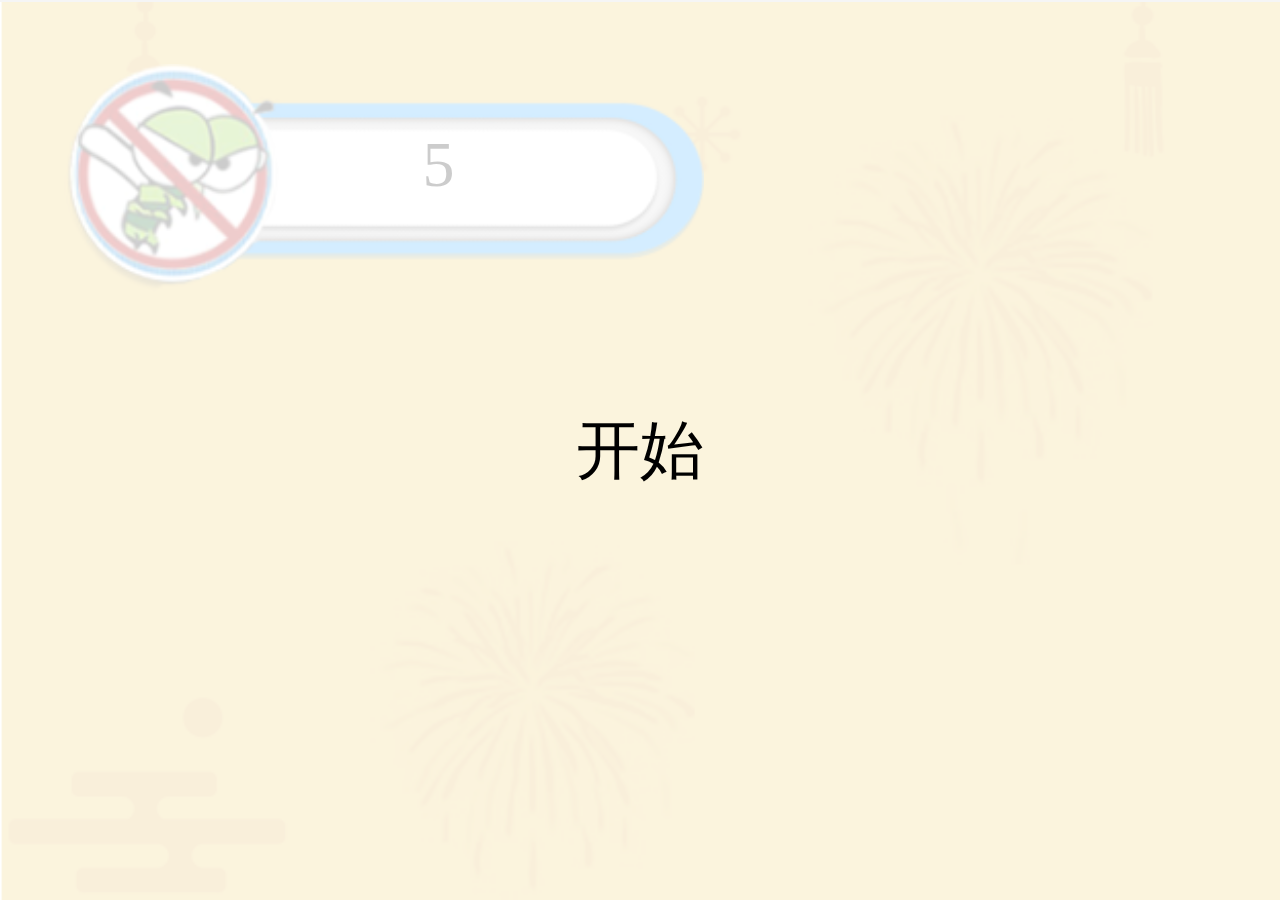
<file: 打蚊子/index.html>
<!DOCTYPE html>
<html>
	<head>
		<meta charset="UTF-8">
		<meta name="viewport" content="width=device-width,initial-scale=1,minimum-scale=1,maximum-scale=1,user-scalable=no" />
		<title></title>
		<link rel="stylesheet" type="text/css" href="css/index.css"/>
	</head>
	<body>
		<div class="start" class="page">
			开始
		</div>
		<div id="game" class="page">
			<div class="kill">
				<img src="img/击杀记录.png"/>
				<span id="kill">
					5
				</span>
			</div>
			<div class="view">
			</div>
			<div class="box">
				<div class="miaozhun"></div>
			</div>
		</div>
		<script type="text/javascript" src="js/index.js" ></script>
	</body>
</html>
</file>
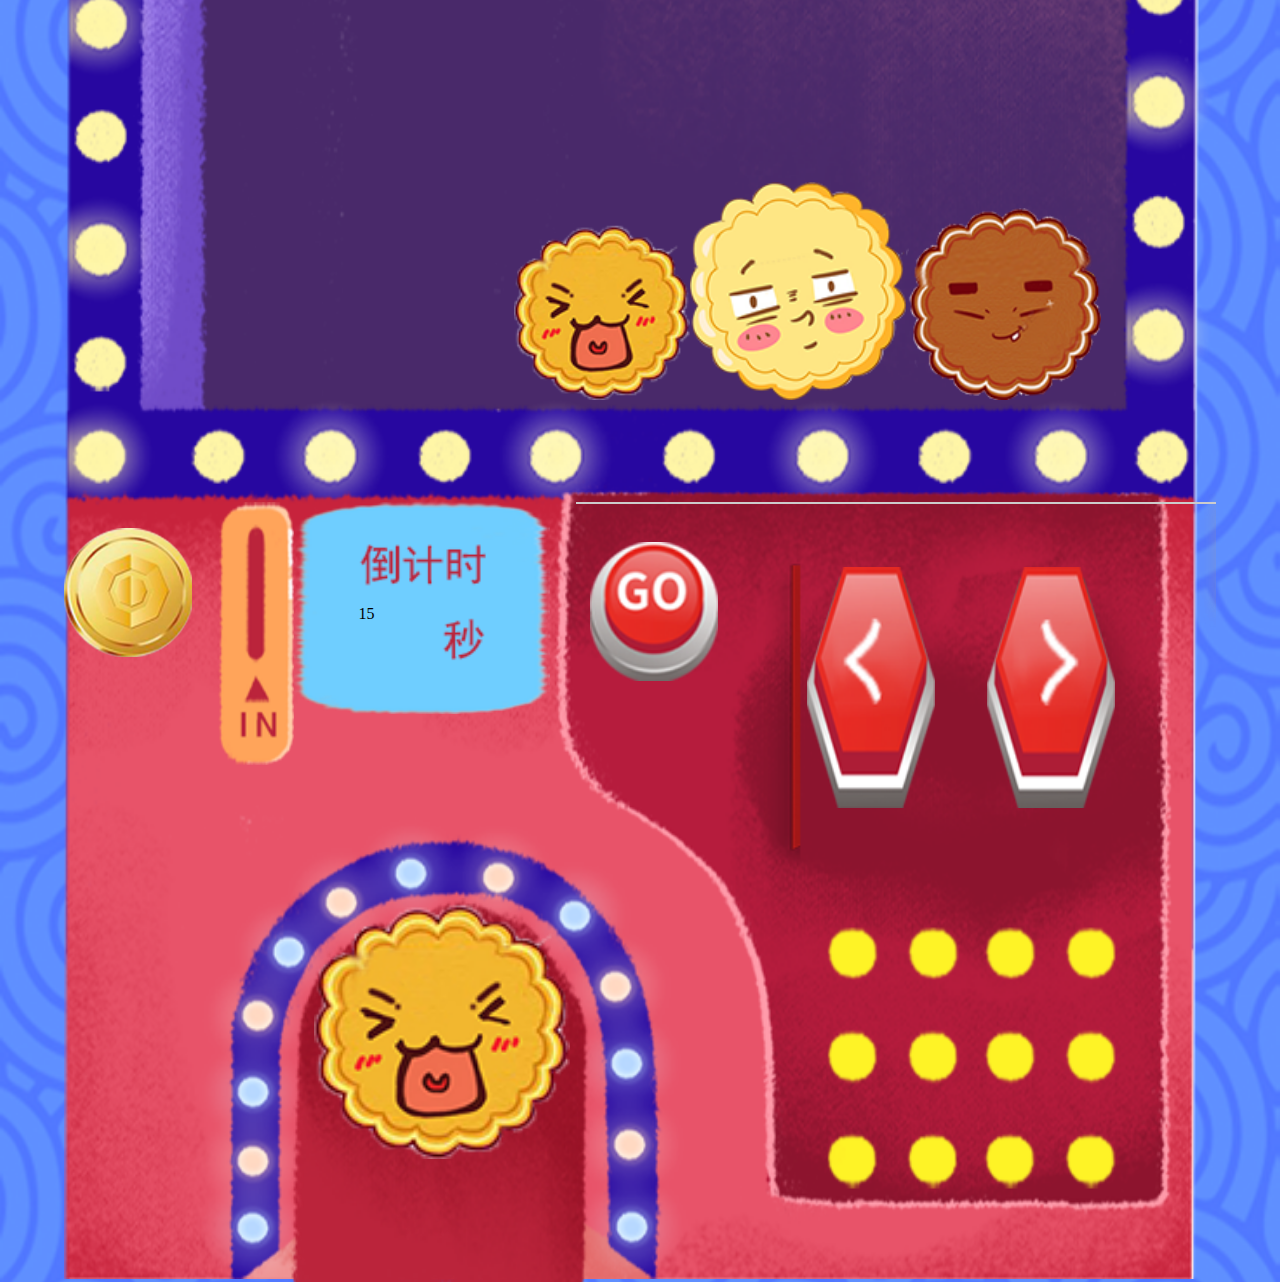
<file: 抓月饼/index.html>
<!DOCTYPE html>
<html lang="en">
<head>
  <meta charset="UTF-8">
  <meta http-equiv="X-UA-Compatible" content="IE=edge">
  <meta name="viewport" content="width=device-width,initial-scale=1,minimum-scale=1,maximum-scale=1,user-scalable=no" />
  <title>Document</title>
  <link rel="stylesheet" href="index.css">
</head>
<body>
  <div id="zww">
    <div class="top-line">
      <img class="hf" src="img/2-头部.png" alt="">
      <div class="hualun"></div>
    </div>
    <div class="game-view">
      <div class="zhuazi">
        <img src="img/5-爪尾.png" alt="">
        <img src="img/5-抓身.png" class="zhuashen" alt="">
        <img src="img/5-抓头.png" class="zhuatou" alt="">
      </div>
      <div class="yuebings">
        <img src="img/5-月饼1.png" alt="" class="yb1">
        <img src="img/5-月饼2.png" alt="" class="yb2">
        <img src="img/5-月饼3.png" alt="" class="yb3">
      </div>
    </div>
    <div class="game-btn">
      <div class="toubi">
        <img src="img/5-投币口.png" alt="">
      </div>
      <div class="gold">
        <img src="img/4-金币.png" alt="">
      </div>
      <div class="timer">
        <img src="img/5-倒计时.png" alt="">
        <span id="timer">15</span>
      </div>
      <div class="btns">
        <img src="img/5-开始.png" alt="" class="go">
        <img src="img/5-向左.png" alt="" class="btn-left">
        <img src="img/5-向右.png" alt="" class="btn-right">
      </div>
    </div>
    <div class="game-over">
      <img src="img/5-月饼1.png" alt="" class="yb1">
    </div>
  </div>
  <script src="index.js"></script>
</body>
</html>
</file>
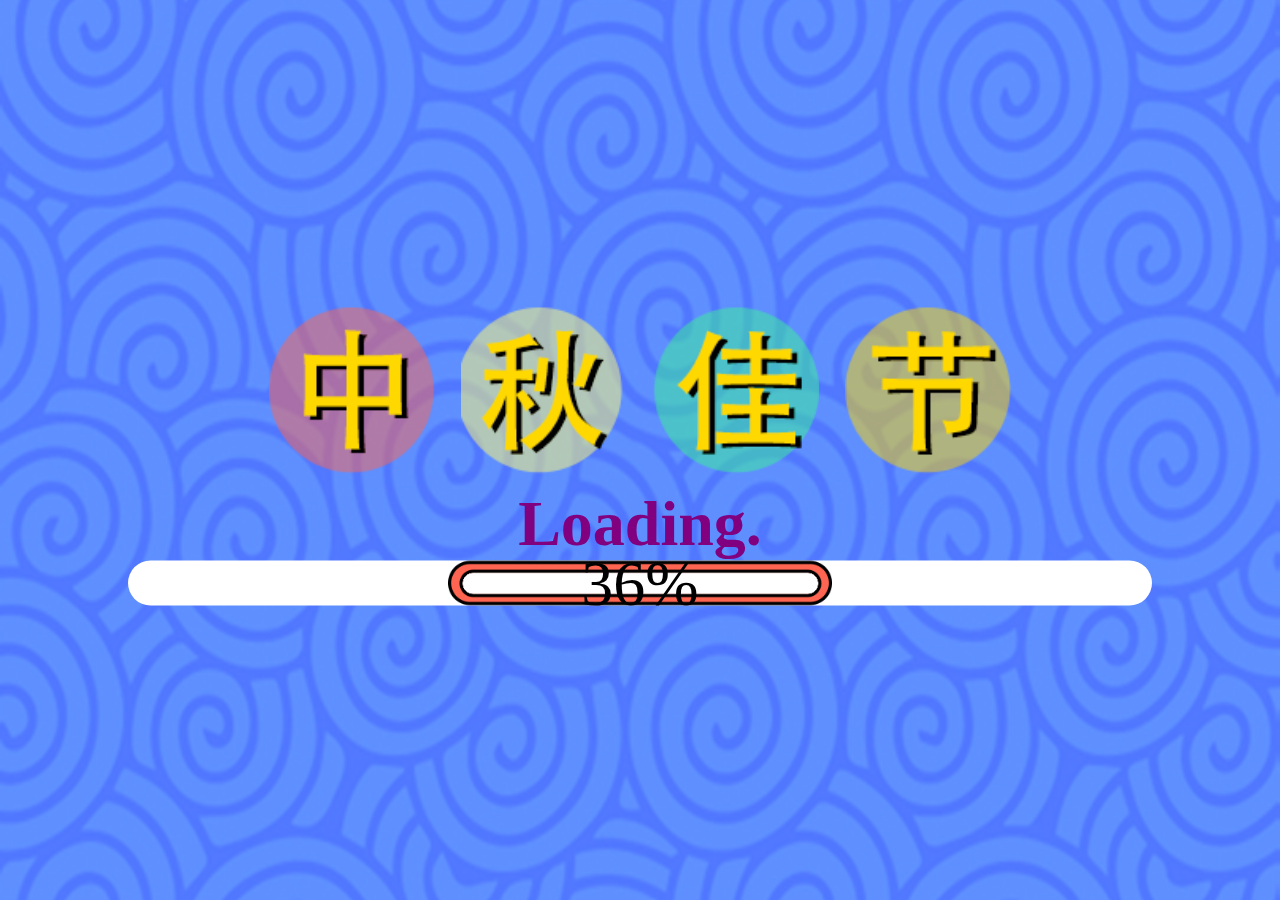
<file: 连连看/index.html>
<!DOCTYPE html>
<html>
	<head>
		<meta charset="UTF-8">
		<meta name="viewport" content="width=device-width,initial-scale=1,minimum-scale=1,maximum-scale=1,user-scalable=no" />
		<title></title>
		<link rel="stylesheet" type="text/css" href="css/index.css"/>
	</head>
	<body>
		<div id="bg" class="page">
			<div class="loading pa">
				<div class="content">
					<div class="line1">
						<img src="img/1-中.png"/>
						<img src="img/1-秋.png"/>
						<img src="img/1-佳.png"/>
						<img src="img/1-节.png"/>
					</div>
					<div class="line2">
						Loading<span>...</span>
					</div>
					<div class="line3">
						<div class="progress-bg">
						</div>
						<div class="progress">
							0%
						</div>
					</div>
				</div>
			</div>
		</div>
		<div id="bg2" class="page">
			<div class="top">
				<img src="img/2-top3.png"/>
				<img src="img/2-top2.png"/>
				<img src="img/2-top1.png"/>
			</div>
			<div class="foot">
				<img src="img/2-foot3.png"/>
				<img src="img/2-foot2.png"/>
				<img src="img/2-foot1.png"/>
			</div>
			<div class="top-icon">
				<img src="img/2-灯笼1.png"/>
				<img src="img/2-灯笼2.png"/>
			</div>
			<div class="content main">
				<div class="head-foot">
					<img src="img/2-头部.png"/>
					<img src="img/2-脚部.png"/>
					<img class="btn1" src="img/2-连连看.png"/>
					<img class="btn2" src="img/2-娃娃机.png"/>
				</div>
			</div>
			<div class="llk pa reset">
				<div class="line1">
					<div class="left">
						<img src="img/3-漏斗.png"/>
						<span class="clock">0</span>
					</div>
					<div class="right">
						<img src="img/3-重置.png"/>
					</div>
				</div>
				<div class="line2">
					<div class="cards">
						<!--所有卡片-->
						<div class="card">
							<img src="img/3-月饼1.png"/>
						</div>
						<div class="card">
							<img src="img/3-月饼2.png"/>
						</div>
						<div class="card">
							<img src="img/3-月饼3.png"/>
						</div>
						<div class="card">
							<img src="img/3-月饼4.png"/>
						</div>
						<div class="card">
							<img src="img/3-月饼5.png"/>
						</div>
						<div class="card">
							<img src="img/3-月饼6.png"/>
						</div>
						<div class="card">
							<img src="img/3-月饼1.png"/>
						</div>
						<div class="card">
							<img src="img/3-月饼2.png"/>
						</div>
						<div class="card">
							<img src="img/3-月饼3.png"/>
						</div>
						<div class="card">
							<img src="img/3-月饼4.png"/>
						</div>
						<div class="card">
							<img src="img/3-月饼5.png"/>
						</div>
						<div class="card">
							<img src="img/3-月饼6.png"/>
						</div>
					</div>
				</div>
				<div class="line3">
					<img src="img/3-退出.png"/>
				</div>
			</div>
			<div class="llk-cg">
				<div class="line">
					<img class="tohome" src="img/3-返回首页.png"/>
					<img class="tonext" src="img/3-下一个.png"/>
				</div>
			</div>
			<div class="zww">
				<div class="zww-icon">
					<img src="img/4-娃娃机.png"/>
				</div>
				<div class="content">
					<div class="head-foot">
						<img src="img/2-头部.png"/>
					</div>
					<img class="gold" src="img/4-金币.png"/>
					<img class="words" src="img/4-文案.png"/>
					<!--<div class="words">5rdftugyhijnokrhawo;jrgaeirhg;aoejr</div>-->
				</div>
				<div class="zww-foot">
					<img src="img/4-开始游戏.png"/>
				</div>
			</div>
		</div>
		<div id="player" class="display: none;">
			<img src="img/player.png"/>
			<audio class="player" src="media/背景音乐.mp3" loop></audio>
		</div>
		<script src="js/index.js" type="text/javascript" charset="utf-8"></script>
	</body>
</html>
</file>
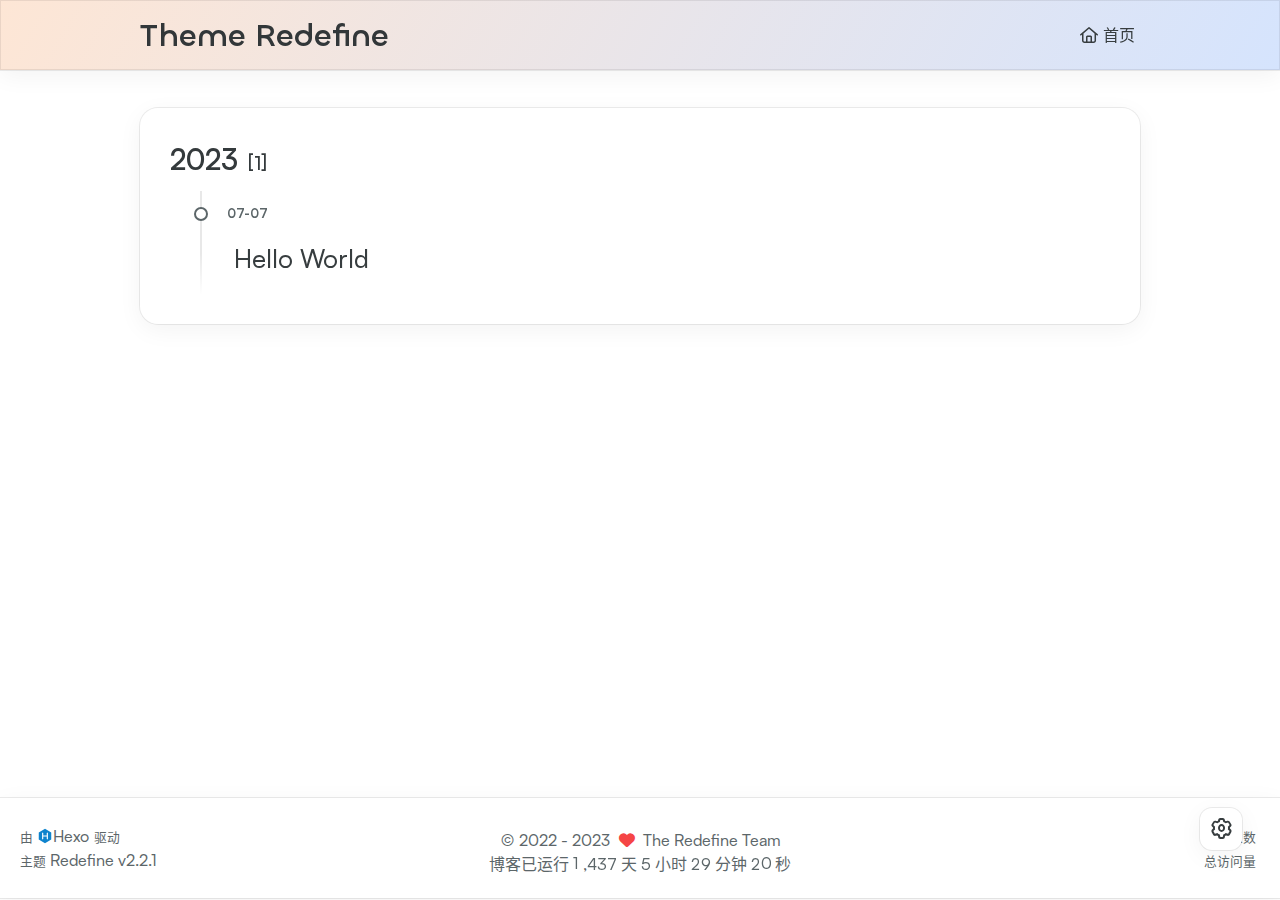
<file: archives/2023/index.html>
<!DOCTYPE html>
<html lang="zh-CN">
<head>
    <meta charset="utf-8">
    <meta name="viewport" content="width=device-width, initial-scale=1">
    <meta name="keywords" content="Hexo Theme Redefine">
    
    <meta name="author" content="The Redefine Team">
    <!-- preconnect -->
    <link rel="preconnect" href="https://fonts.googleapis.com">
    <link rel="preconnect" href="https://fonts.gstatic.com" crossorigin>
    
    
    <!--- Seo Part-->
    
    <link rel="canonical" href="http://example.com/archives/2023/"/>
    <meta name="robots" content="index,follow">
    <meta name="googlebot" content="index,follow">
    <meta name="revisit-after" content="1 days">
    
        <meta property="og:type" content="website">
<meta property="og:title" content="Hexo">
<meta property="og:url" content="http://example.com/archives/2023/index.html">
<meta property="og:site_name" content="Hexo">
<meta property="og:locale" content="zh_CN">
<meta property="article:author" content="John Doe">
<meta name="twitter:card" content="summary">
    
    
    <!--- Icon Part-->
    <link rel="icon" type="image/png" href="/images/redefine-favicon.svg" sizes="192x192">
    <link rel="apple-touch-icon" sizes="180x180" href="/images/redefine-favicon.svg">
    <meta name="theme-color" content="#A31F34">
    <link rel="shortcut icon" href="/images/redefine-favicon.svg">
    <!--- Page Info-->
    
    <title>
        
            归档: 2023 -
        
        Theme Redefine
    </title>
    
<link rel="stylesheet" href="/css/style.css">

    
<link rel="stylesheet" href="/fonts/fonts.css">

    
<link rel="stylesheet" href="/fonts/Satoshi/satoshi.css">

    
<link rel="stylesheet" href="/fonts/Chillax/chillax.css">

    <!--- Font Part-->
    
    
    
    

    <!--- Inject Part-->
    
    <script id="hexo-configurations">
    let Global = window.Global || {};
    Global.hexo_config = {"hostname":"example.com","root":"/","language":"zh-CN"};
    Global.theme_config = {"articles":{"style":{"font_size":"16px","line_height":1.5,"image_border_radius":"14px","image_alignment":"center","image_caption":false,"link_icon":true},"word_count":{"enable":true,"count":true,"min2read":true},"author_label":{"enable":true,"auto":false,"list":[]},"code_block":{"copy":true,"style":"mac","font":{"enable":false,"family":null,"url":null}},"toc":{"enable":true,"max_depth":3,"number":false,"expand":true,"init_open":true},"copyright":true,"lazyload":true,"recommendation":{"enable":false,"title":"推荐阅读","limit":3,"mobile_limit":2,"placeholder":"/images/wallhaven-wqery6-light.webp","skip_dirs":[]}},"colors":{"primary":"#A31F34","secondary":null},"global":{"fonts":{"chinese":{"enable":false,"family":null,"url":null},"english":{"enable":false,"family":null,"url":null}},"content_max_width":"1000px","sidebar_width":"210px","hover":{"shadow":true,"scale":false},"scroll_progress":{"bar":false,"percentage":true},"busuanzi_counter":{"enable":true,"site_pv":true,"site_uv":true,"post_pv":true},"pjax":true,"open_graph":true,"google_analytics":{"enable":false,"id":null}},"home_banner":{"enable":true,"style":"static","image":{"light":"/images/wallhaven-wqery6-light.webp","dark":"/images/wallhaven-wqery6-dark.webp"},"title":"Theme Redefine","subtitle":{"text":[],"hitokoto":{"enable":false,"api":"https://v1.hitokoto.cn"},"typing_speed":100,"backing_speed":80,"starting_delay":500,"backing_delay":1500,"loop":true,"smart_backspace":true},"text_color":{"light":"#fff","dark":"#d1d1b6"},"text_style":{"title_size":"2.8rem","subtitle_size":"1.5rem","line_height":1.2},"custom_font":{"enable":false,"family":null,"url":null},"social_links":{"enable":false,"links":{"github":null,"instagram":null,"zhihu":null,"twitter":null,"email":null}}},"plugins":{"feed":{"enable":false},"aplayer":{"enable":false,"type":"fixed","audios":[{"name":null,"artist":null,"url":null,"cover":null}]},"mermaid":{"enable":false,"version":"9.3.0"}},"version":"2.2.1","navbar":{"auto_hide":false,"color":{"left":"#f78736","right":"#367df7","transparency":35},"links":{"Home":{"path":"/","icon":"fa-regular fa-house"}},"search":{"enable":false,"preload":true}},"page_templates":{"friends_column":2,"tags_style":"blur"},"home":{"sidebar":{"enable":true,"position":"left","first_item":"menu","announcement":null,"links":null},"article_date_format":"auto","categories":{"enable":true,"limit":3},"tags":{"enable":true,"limit":3}},"footerStart":"2022/8/17 11:45:14"};
    Global.language_ago = {"second":"%s 秒前","minute":"%s 分钟前","hour":"%s 小时前","day":"%s 天前","week":"%s 周前","month":"%s 个月前","year":"%s 年前"};
    Global.data_config = {"masonry":false};
  </script>
    
    <!--- Fontawesome Part-->
    
<link rel="stylesheet" href="/fontawesome/fontawesome.min.css">

    
<link rel="stylesheet" href="/fontawesome/brands.min.css">

    
<link rel="stylesheet" href="/fontawesome/solid.min.css">

    
<link rel="stylesheet" href="/fontawesome/regular.min.css">

    
    
    
    
<meta name="generator" content="Hexo 6.3.0"></head>


<body>
<div class="progress-bar-container">
    

    
        <span class="pjax-progress-bar"></span>
        <span class="pjax-progress-icon">
            <i class="fa-solid fa-circle-notch fa-spin"></i>
        </span>
    
</div>


<main class="page-container">

    

    <div class="main-content-container">

        <div class="main-content-header">
            <header class="navbar-container">
    
    <div class="navbar-content">
        <div class="left">
            
            <a class="logo-title" href="/">
                
                Theme Redefine
                
            </a>
        </div>

        <div class="right">
            <!-- PC -->
            <div class="desktop">
                <ul class="navbar-list">
                    
                        
                            <li class="navbar-item">
                                <!-- Menu -->
                                <a class="" 
                                    href="/"  >
                                    
                                        
                                            <i class="fa-regular fa-house"></i>
                                        
                                        首页
                                    
                                </a>
                                <!-- Submenu -->
                                
                            </li>
                    
                    
                </ul>
            </div>
            <!-- Mobile -->
            <div class="mobile">
                
                <div class="icon-item navbar-bar">
                    <div class="navbar-bar-middle"></div>
                </div>
            </div>
        </div>
    </div>

    <!-- Mobile drawer -->
    <div class="navbar-drawer">
        <ul class="drawer-navbar-list">
            
                
                    <li class="drawer-navbar-item flex-center">
                        <a class="" 
                        href="/"  >
                             
                                
                                    <i class="fa-regular fa-house"></i>
                                
                                首页
                            
                        </a>
                    </li>
                    <!-- Submenu -->
                    
            

        </ul>
    </div>

    <div class="window-mask"></div>

</header>


        </div>

        <div class="main-content-body">

            

            <div class="main-content">

                
                    <div class="fade-in-down-animation">
    <div class="archive-container ">
        
<div class="archive-list-container">
    
        <section class="archive-item">
            <div class="archive-item-header">
                <span class="archive-year">2023</span>
                <span class="archive-year-post-count">[1]</span>
            </div>
            <ul class="article-list">
              
              <li class="article-item" date-is='07-07'>
                <a href="/2023/07/07/hello-world/">
                  <span class="article-title">Hello World</span>
                </a>
              </li>
              
            </ul>
        </section>
    
</div>

    </div>
</div>

                

            </div>
            
            

        </div>

        <div class="main-content-footer">
            <footer class="footer">
    <div class="info-container">
        <div class="copyright-info">
            &copy;
            
              <span>2022</span>
              -
            
            2023&nbsp;&nbsp;<i class="fa-solid fa-heart fa-beat" style="--fa-animation-duration: 0.5s; color: #f54545"></i>&nbsp;&nbsp;<a href="/">The Redefine Team</a>
        </div>
        
            <script async data-pjax src="//busuanzi.ibruce.info/busuanzi/2.3/busuanzi.pure.mini.js"></script>
            <div class="website-count info-item">
                
                    <span id="busuanzi_container_site_uv" class="busuanzi_container_site_uv">
                        访问人数&nbsp;<span id="busuanzi_value_site_uv" class="busuanzi_value_site_uv"></span>
                    </span>
                
                
                    <span id="busuanzi_container_site_pv" class="busuanzi_container_site_pv">
                        总访问量&nbsp;<span id="busuanzi_value_site_pv" class="busuanzi_value_site_pv"></span>
                    </span>
                
            </div>
        
        <div class="theme-info info-item">
            <span class="powered-by-container">由 <?xml version="1.0" encoding="utf-8"?><!DOCTYPE svg PUBLIC "-//W3C//DTD SVG 1.1//EN" "http://www.w3.org/Graphics/SVG/1.1/DTD/svg11.dtd"><svg version="1.1" id="圖層_1" xmlns="http://www.w3.org/2000/svg" xmlns:xlink="http://www.w3.org/1999/xlink" x="0px" y="0px" width="1rem" height="1rem" viewBox="0 0 512 512" enable-background="new 0 0 512 512" xml:space="preserve"><path fill="#0E83CD" d="M256.4,25.8l-200,115.5L56,371.5l199.6,114.7l200-115.5l0.4-230.2L256.4,25.8z M349,354.6l-18.4,10.7l-18.6-11V275H200v79.6l-18.4,10.7l-18.6-11v-197l18.5-10.6l18.5,10.8V237h112v-79.6l18.5-10.6l18.5,10.8V354.6z"/></svg><a target="_blank" href="https://hexo.io">Hexo</a> 驱动</span>
                <br>
            <span class="theme-version-container">主题&nbsp;<a class="theme-version" target="_blank" href="https://github.com/EvanNotFound/hexo-theme-redefine">Redefine v2.2.1</a>
        </div>
        
        
        
            <div>
                博客已运行 <span class="odometer" id="runtime_days" ></span> 天 <span class="odometer" id="runtime_hours"></span> 小时 <span class="odometer" id="runtime_minutes"></span> 分钟 <span class="odometer" id="runtime_seconds"></span> 秒
            </div>
        
        
        
            <script async data-pjax>
                try {
                    function odometer_init() {
                    const elements = document.querySelectorAll('.odometer');
                    elements.forEach(el => {
                        new Odometer({
                            el,
                            format: '( ddd).dd',
                            duration: 200
                        });
                    });
                    }
                    odometer_init();
                } catch (error) {}
            </script>
        
        
        
    </div>  
</footer>
        </div>
    </div>

    

    <div class="right-side-tools-container">
        <div class="side-tools-container">
    <ul class="hidden-tools-list">
        <li class="right-bottom-tools tool-font-adjust-plus flex-center">
            <i class="fa-regular fa-magnifying-glass-plus"></i>
        </li>

        <li class="right-bottom-tools tool-font-adjust-minus flex-center">
            <i class="fa-regular fa-magnifying-glass-minus"></i>
        </li>

        <li class="right-bottom-tools tool-expand-width flex-center">
            <i class="fa-regular fa-expand"></i>
        </li>

        <li class="right-bottom-tools tool-dark-light-toggle flex-center">
            <i class="fa-regular fa-moon"></i>
        </li>

        <!-- rss -->
        

        

        <li class="right-bottom-tools tool-scroll-to-bottom flex-center">
            <i class="fa-regular fa-arrow-down"></i>
        </li>
    </ul>

    <ul class="visible-tools-list">
        <li class="right-bottom-tools toggle-tools-list flex-center">
            <i class="fa-regular fa-cog fa-spin"></i>
        </li>
        
            <li class="right-bottom-tools tool-scroll-to-top flex-center">
                <i class="arrow-up fas fa-arrow-up"></i>
                <span class="percent"></span>
            </li>
        
        
    </ul>
</div>

    </div>

    <div class="image-viewer-container">
    <img src="">
</div>


    


</main>




<script src="/js/utils.js"></script>

<script src="/js/main.js"></script>

<script src="/js/layouts/navbarShrink.js"></script>

<script src="/js/tools/scrollTopBottom.js"></script>

<script src="/js/tools/lightDarkSwitch.js"></script>





    
<script src="/js/tools/codeBlock.js"></script>




    
<script src="/js/layouts/lazyload.js"></script>




    
<script src="/js/tools/runtime.js"></script>

    
<script src="/js/libs/odometer.min.js"></script>

    
<link rel="stylesheet" href="/assets/odometer-theme-minimal.css">




  
<script src="/js/libs/Typed.min.js"></script>

  
<script src="/js/plugins/typed.js"></script>







<div class="post-scripts pjax">
    
</div>


    
<script src="/js/libs/pjax.min.js"></script>

<script>
    window.addEventListener('DOMContentLoaded', () => {
        window.pjax = new Pjax({
            selectors: [
                'head title',
                '.page-container',
                '.pjax',
            ],
            history: true,
            debug: false,
            cacheBust: false,
            timeout: 0,
            analytics: false,
            currentUrlFullReload: false,
            scrollRestoration: false,
            // scrollTo: true,
        });

        document.addEventListener('pjax:send', () => {
            Global.utils.pjaxProgressBarStart();
        });

        document.addEventListener('pjax:complete', () => {
            Global.utils.pjaxProgressBarEnd();
            window.pjax.executeScripts(document.querySelectorAll('script[data-pjax], .pjax script'));
            Global.refresh();
        });
    });
</script>




</body>
</html>
</file>
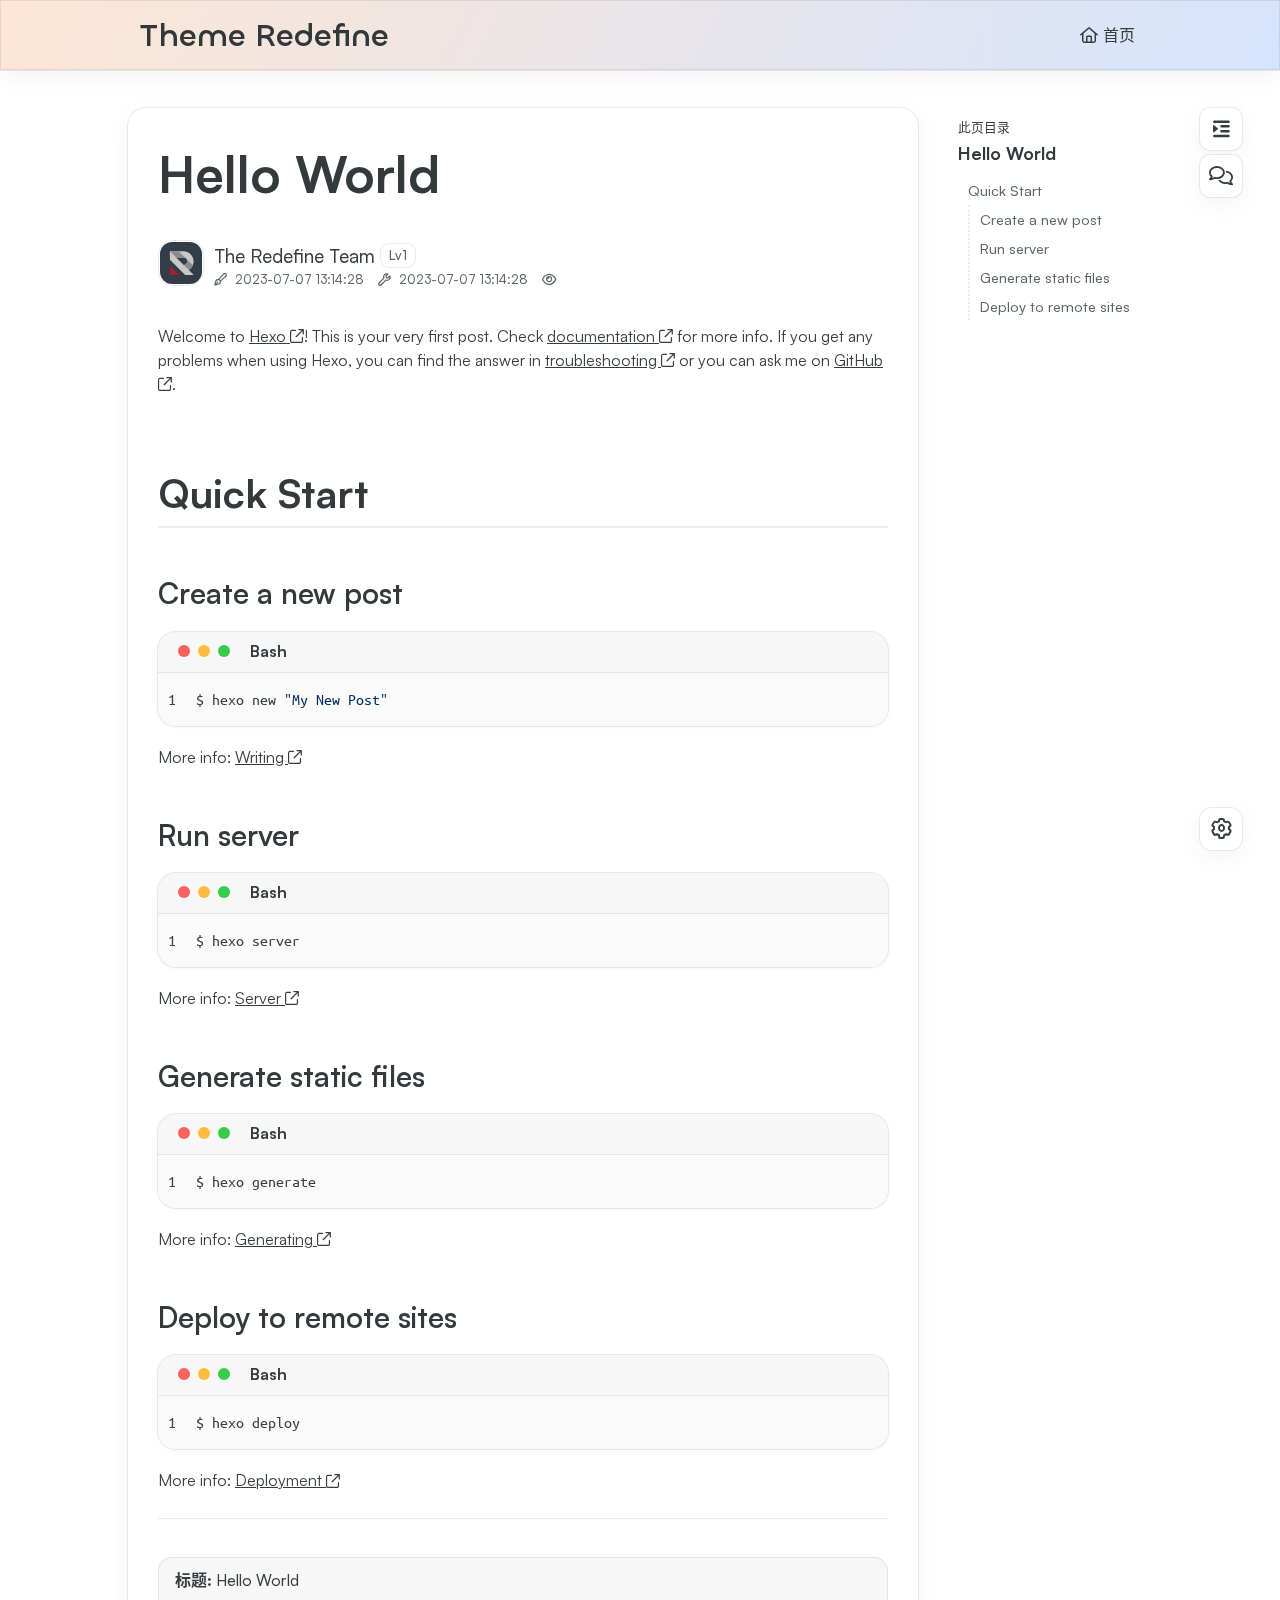
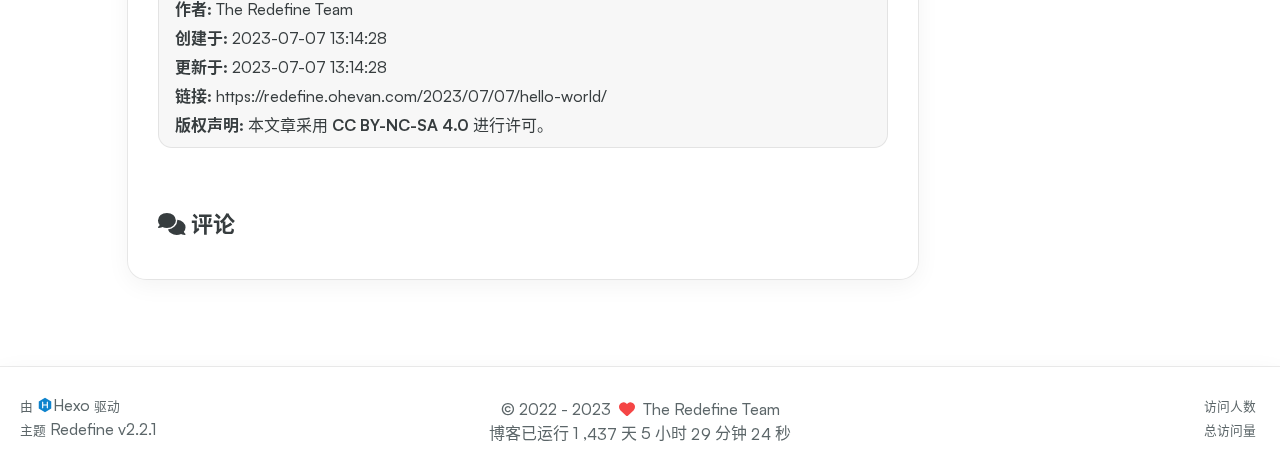
<file: 2023/07/07/hello-world/index.html>
<!DOCTYPE html>
<html lang="zh-CN">
<head>
    <meta charset="utf-8">
    <meta name="viewport" content="width=device-width, initial-scale=1">
    <meta name="keywords" content="Hexo Theme Redefine">
    
    <meta name="author" content="The Redefine Team">
    <!-- preconnect -->
    <link rel="preconnect" href="https://fonts.googleapis.com">
    <link rel="preconnect" href="https://fonts.gstatic.com" crossorigin>
    
    
    <!--- Seo Part-->
    
    <link rel="canonical" href="http://example.com/2023/07/07/hello-world/"/>
    <meta name="robots" content="index,follow">
    <meta name="googlebot" content="index,follow">
    <meta name="revisit-after" content="1 days">
    
        <meta name="description" content="Welcome to Hexo ! This is your very first post. Check documentation  for more info. If you get any problems when using Hexo, you can find the answer in troubleshooting  or you can ask me on GitHub . Q">
<meta property="og:type" content="article">
<meta property="og:title" content="Hello World">
<meta property="og:url" content="http://example.com/2023/07/07/hello-world/index.html">
<meta property="og:site_name" content="Hexo">
<meta property="og:description" content="Welcome to Hexo ! This is your very first post. Check documentation  for more info. If you get any problems when using Hexo, you can find the answer in troubleshooting  or you can ask me on GitHub . Q">
<meta property="og:locale" content="zh_CN">
<meta property="article:published_time" content="2023-07-07T05:14:28.447Z">
<meta property="article:modified_time" content="2023-07-07T05:14:28.447Z">
<meta property="article:author" content="John Doe">
<meta name="twitter:card" content="summary">
    
    
    <!--- Icon Part-->
    <link rel="icon" type="image/png" href="/images/redefine-favicon.svg" sizes="192x192">
    <link rel="apple-touch-icon" sizes="180x180" href="/images/redefine-favicon.svg">
    <meta name="theme-color" content="#A31F34">
    <link rel="shortcut icon" href="/images/redefine-favicon.svg">
    <!--- Page Info-->
    
    <title>
        
            Hello World -
        
        Theme Redefine
    </title>
    
<link rel="stylesheet" href="/css/style.css">

    
<link rel="stylesheet" href="/fonts/fonts.css">

    
<link rel="stylesheet" href="/fonts/Satoshi/satoshi.css">

    
<link rel="stylesheet" href="/fonts/Chillax/chillax.css">

    <!--- Font Part-->
    
    
    
    

    <!--- Inject Part-->
    
    <script id="hexo-configurations">
    let Global = window.Global || {};
    Global.hexo_config = {"hostname":"example.com","root":"/","language":"zh-CN"};
    Global.theme_config = {"articles":{"style":{"font_size":"16px","line_height":1.5,"image_border_radius":"14px","image_alignment":"center","image_caption":false,"link_icon":true},"word_count":{"enable":true,"count":true,"min2read":true},"author_label":{"enable":true,"auto":false,"list":[]},"code_block":{"copy":true,"style":"mac","font":{"enable":false,"family":null,"url":null}},"toc":{"enable":true,"max_depth":3,"number":false,"expand":true,"init_open":true},"copyright":true,"lazyload":true,"recommendation":{"enable":false,"title":"推荐阅读","limit":3,"mobile_limit":2,"placeholder":"/images/wallhaven-wqery6-light.webp","skip_dirs":[]}},"colors":{"primary":"#A31F34","secondary":null},"global":{"fonts":{"chinese":{"enable":false,"family":null,"url":null},"english":{"enable":false,"family":null,"url":null}},"content_max_width":"1000px","sidebar_width":"210px","hover":{"shadow":true,"scale":false},"scroll_progress":{"bar":false,"percentage":true},"busuanzi_counter":{"enable":true,"site_pv":true,"site_uv":true,"post_pv":true},"pjax":true,"open_graph":true,"google_analytics":{"enable":false,"id":null}},"home_banner":{"enable":true,"style":"static","image":{"light":"/images/wallhaven-wqery6-light.webp","dark":"/images/wallhaven-wqery6-dark.webp"},"title":"Theme Redefine","subtitle":{"text":[],"hitokoto":{"enable":false,"api":"https://v1.hitokoto.cn"},"typing_speed":100,"backing_speed":80,"starting_delay":500,"backing_delay":1500,"loop":true,"smart_backspace":true},"text_color":{"light":"#fff","dark":"#d1d1b6"},"text_style":{"title_size":"2.8rem","subtitle_size":"1.5rem","line_height":1.2},"custom_font":{"enable":false,"family":null,"url":null},"social_links":{"enable":false,"links":{"github":null,"instagram":null,"zhihu":null,"twitter":null,"email":null}}},"plugins":{"feed":{"enable":false},"aplayer":{"enable":false,"type":"fixed","audios":[{"name":null,"artist":null,"url":null,"cover":null}]},"mermaid":{"enable":false,"version":"9.3.0"}},"version":"2.2.1","navbar":{"auto_hide":false,"color":{"left":"#f78736","right":"#367df7","transparency":35},"links":{"Home":{"path":"/","icon":"fa-regular fa-house"}},"search":{"enable":false,"preload":true}},"page_templates":{"friends_column":2,"tags_style":"blur"},"home":{"sidebar":{"enable":true,"position":"left","first_item":"menu","announcement":null,"links":null},"article_date_format":"auto","categories":{"enable":true,"limit":3},"tags":{"enable":true,"limit":3}},"footerStart":"2022/8/17 11:45:14"};
    Global.language_ago = {"second":"%s 秒前","minute":"%s 分钟前","hour":"%s 小时前","day":"%s 天前","week":"%s 周前","month":"%s 个月前","year":"%s 年前"};
    Global.data_config = {"masonry":false};
  </script>
    
    <!--- Fontawesome Part-->
    
<link rel="stylesheet" href="/fontawesome/fontawesome.min.css">

    
<link rel="stylesheet" href="/fontawesome/brands.min.css">

    
<link rel="stylesheet" href="/fontawesome/solid.min.css">

    
<link rel="stylesheet" href="/fontawesome/regular.min.css">

    
    
    
    
<meta name="generator" content="Hexo 6.3.0"></head>


<body>
<div class="progress-bar-container">
    

    
        <span class="pjax-progress-bar"></span>
        <span class="pjax-progress-icon">
            <i class="fa-solid fa-circle-notch fa-spin"></i>
        </span>
    
</div>


<main class="page-container">

    

    <div class="main-content-container">

        <div class="main-content-header">
            <header class="navbar-container">
    
    <div class="navbar-content">
        <div class="left">
            
            <a class="logo-title" href="/">
                
                Theme Redefine
                
            </a>
        </div>

        <div class="right">
            <!-- PC -->
            <div class="desktop">
                <ul class="navbar-list">
                    
                        
                            <li class="navbar-item">
                                <!-- Menu -->
                                <a class="" 
                                    href="/"  >
                                    
                                        
                                            <i class="fa-regular fa-house"></i>
                                        
                                        首页
                                    
                                </a>
                                <!-- Submenu -->
                                
                            </li>
                    
                    
                </ul>
            </div>
            <!-- Mobile -->
            <div class="mobile">
                
                <div class="icon-item navbar-bar">
                    <div class="navbar-bar-middle"></div>
                </div>
            </div>
        </div>
    </div>

    <!-- Mobile drawer -->
    <div class="navbar-drawer">
        <ul class="drawer-navbar-list">
            
                
                    <li class="drawer-navbar-item flex-center">
                        <a class="" 
                        href="/"  >
                             
                                
                                    <i class="fa-regular fa-house"></i>
                                
                                首页
                            
                        </a>
                    </li>
                    <!-- Submenu -->
                    
            

        </ul>
    </div>

    <div class="window-mask"></div>

</header>


        </div>

        <div class="main-content-body">

            

            <div class="main-content">

                
                    <div class="fade-in-down-animation">
    <div class="post-page-container">
        <div class="article-content-container">

            
            
                <div class="article-title">
                    <h1 class="article-title-regular">Hello World</h1>
                </div>
            
                
            

            
                <div class="article-header">
                    <div class="avatar">
                        <img src="/images/redefine-avatar.svg">
                    </div>
                    <div class="info">
                        <div class="author">
                            <span class="name">The Redefine Team</span>
                            
                                <span class="author-label">Lv1</span>
                            
                        </div>
                        <div class="meta-info">
                            <div class="article-meta-info">
    <span class="article-date article-meta-item">
        <i class="fa-regular fa-pen-fancy"></i>&nbsp;
        <span class="desktop">2023-07-07 13:14:28</span>
        <span class="mobile">2023-07-07 13:14</span>
        <span class="hover-info">创建</span>
    </span>
    
        <span class="article-date article-meta-item">
            <i class="fa-regular fa-wrench"></i>&nbsp;
            <span class="desktop">2023-07-07 13:14:28</span>
            <span class="mobile">2023-07-07 13:14</span>
            <span class="hover-info">更新</span>
        </span>
    

    
    

    
    
    
    
        <span class="article-pv article-meta-item">
            <i class="fa-regular fa-eye"></i>&nbsp;<span id="busuanzi_value_page_pv"></span>
        </span>
    
</div>

                        </div>
                    </div>
                </div>
            

            <div class="article-content markdown-body">
                <p>Welcome to <a class="link"   target="_blank" rel="noopener" href="https://hexo.io/" >Hexo <i class="fa-regular fa-arrow-up-right-from-square fa-sm"></i></a>! This is your very first post. Check <a class="link"   target="_blank" rel="noopener" href="https://hexo.io/docs/" >documentation <i class="fa-regular fa-arrow-up-right-from-square fa-sm"></i></a> for more info. If you get any problems when using Hexo, you can find the answer in <a class="link"   target="_blank" rel="noopener" href="https://hexo.io/docs/troubleshooting.html" >troubleshooting <i class="fa-regular fa-arrow-up-right-from-square fa-sm"></i></a> or you can ask me on <a class="link"   target="_blank" rel="noopener" href="https://github.com/hexojs/hexo/issues" >GitHub <i class="fa-regular fa-arrow-up-right-from-square fa-sm"></i></a>.</p>
<h2 id="Quick-Start"><a href="#Quick-Start" class="headerlink" title="Quick Start"></a>Quick Start</h2><h3 id="Create-a-new-post"><a href="#Create-a-new-post" class="headerlink" title="Create a new post"></a>Create a new post</h3><div class="highlight-container" data-rel="Bash"><figure class="iseeu highlight bash"><table><tr><td class="gutter"><pre><span class="line">1</span><br></pre></td><td class="code"><pre><span class="line">$ hexo new <span class="string">&quot;My New Post&quot;</span></span><br></pre></td></tr></table></figure></div>

<p>More info: <a class="link"   target="_blank" rel="noopener" href="https://hexo.io/docs/writing.html" >Writing <i class="fa-regular fa-arrow-up-right-from-square fa-sm"></i></a></p>
<h3 id="Run-server"><a href="#Run-server" class="headerlink" title="Run server"></a>Run server</h3><div class="highlight-container" data-rel="Bash"><figure class="iseeu highlight bash"><table><tr><td class="gutter"><pre><span class="line">1</span><br></pre></td><td class="code"><pre><span class="line">$ hexo server</span><br></pre></td></tr></table></figure></div>

<p>More info: <a class="link"   target="_blank" rel="noopener" href="https://hexo.io/docs/server.html" >Server <i class="fa-regular fa-arrow-up-right-from-square fa-sm"></i></a></p>
<h3 id="Generate-static-files"><a href="#Generate-static-files" class="headerlink" title="Generate static files"></a>Generate static files</h3><div class="highlight-container" data-rel="Bash"><figure class="iseeu highlight bash"><table><tr><td class="gutter"><pre><span class="line">1</span><br></pre></td><td class="code"><pre><span class="line">$ hexo generate</span><br></pre></td></tr></table></figure></div>

<p>More info: <a class="link"   target="_blank" rel="noopener" href="https://hexo.io/docs/generating.html" >Generating <i class="fa-regular fa-arrow-up-right-from-square fa-sm"></i></a></p>
<h3 id="Deploy-to-remote-sites"><a href="#Deploy-to-remote-sites" class="headerlink" title="Deploy to remote sites"></a>Deploy to remote sites</h3><div class="highlight-container" data-rel="Bash"><figure class="iseeu highlight bash"><table><tr><td class="gutter"><pre><span class="line">1</span><br></pre></td><td class="code"><pre><span class="line">$ hexo deploy</span><br></pre></td></tr></table></figure></div>

<p>More info: <a class="link"   target="_blank" rel="noopener" href="https://hexo.io/docs/one-command-deployment.html" >Deployment <i class="fa-regular fa-arrow-up-right-from-square fa-sm"></i></a></p>

            </div>

            
                <div class="post-copyright-info">
                    <div class="article-copyright-info-container">
    <ul>
        <li><strong>标题:</strong> Hello World</li>
        <li><strong>作者:</strong> The Redefine Team</li>
        <li><strong>创建于:</strong> 2023-07-07 13:14:28</li>
        
            <li>
                <strong>更新于:</strong> 2023-07-07 13:14:28
            </li>
        
        <li>
            <strong>链接:</strong> https://redefine.ohevan.com/2023/07/07/hello-world/
        </li>
        <li>
            <strong>版权声明:</strong> 本文章采用 <a class="license" target="_blank" rel="noopener" href="https://creativecommons.org/licenses/by-nc-sa/4.0/deed.zh">CC BY-NC-SA 4.0</a> 进行许可。
        </li>
    </ul>
</div>

                </div>
            

            

            

            


            
                <div class="comment-container">
                    <div class="comments-container">
    <div id="comment-anchor"></div>
    <div class="comment-area-title">
        <i class="fa-solid fa-comments"></i>&nbsp;评论
    </div>
    

        
            
 
    <div id="waline"></div>
    <script type="module"  data-pjax>
        import { init } from 'https://evan.beee.top/js/waline.mjs';

        function loadWaline() {
            init({
                el: '#waline',
                serverURL: 'https://example.example.com',
                lang: 'zh-CN',
                dark: 'body[class~="dark-mode"]',
                requiredMeta: ['nick','mail'], // cannot customize by theme config, change it yourself
            });
        }

        if ('true') {
            const loadWalineTimeout = setTimeout(() => {
                loadWaline();
                clearTimeout(loadWalineTimeout);
            }, 1000);
        } else {
            window.addEventListener('DOMContentLoaded', loadWaline);
        }
        
    </script>



        
    
</div>

                </div>
            
        </div>

        
            <div class="toc-content-container">
                <div class="post-toc-wrap">
    <div class="post-toc">
        <div class="toc-title">此页目录</div>
        <div class="page-title">Hello World</div>
        <ol class="nav"><li class="nav-item nav-level-2"><a class="nav-link" href="#Quick-Start"><span class="nav-text">Quick Start</span></a><ol class="nav-child"><li class="nav-item nav-level-3"><a class="nav-link" href="#Create-a-new-post"><span class="nav-text">Create a new post</span></a></li><li class="nav-item nav-level-3"><a class="nav-link" href="#Run-server"><span class="nav-text">Run server</span></a></li><li class="nav-item nav-level-3"><a class="nav-link" href="#Generate-static-files"><span class="nav-text">Generate static files</span></a></li><li class="nav-item nav-level-3"><a class="nav-link" href="#Deploy-to-remote-sites"><span class="nav-text">Deploy to remote sites</span></a></li></ol></li></ol>

    </div>
</div>
            </div>
        
    </div>
</div>


                

            </div>
            
            

        </div>

        <div class="main-content-footer">
            <footer class="footer">
    <div class="info-container">
        <div class="copyright-info">
            &copy;
            
              <span>2022</span>
              -
            
            2023&nbsp;&nbsp;<i class="fa-solid fa-heart fa-beat" style="--fa-animation-duration: 0.5s; color: #f54545"></i>&nbsp;&nbsp;<a href="/">The Redefine Team</a>
        </div>
        
            <script async data-pjax src="//busuanzi.ibruce.info/busuanzi/2.3/busuanzi.pure.mini.js"></script>
            <div class="website-count info-item">
                
                    <span id="busuanzi_container_site_uv" class="busuanzi_container_site_uv">
                        访问人数&nbsp;<span id="busuanzi_value_site_uv" class="busuanzi_value_site_uv"></span>
                    </span>
                
                
                    <span id="busuanzi_container_site_pv" class="busuanzi_container_site_pv">
                        总访问量&nbsp;<span id="busuanzi_value_site_pv" class="busuanzi_value_site_pv"></span>
                    </span>
                
            </div>
        
        <div class="theme-info info-item">
            <span class="powered-by-container">由 <?xml version="1.0" encoding="utf-8"?><!DOCTYPE svg PUBLIC "-//W3C//DTD SVG 1.1//EN" "http://www.w3.org/Graphics/SVG/1.1/DTD/svg11.dtd"><svg version="1.1" id="圖層_1" xmlns="http://www.w3.org/2000/svg" xmlns:xlink="http://www.w3.org/1999/xlink" x="0px" y="0px" width="1rem" height="1rem" viewBox="0 0 512 512" enable-background="new 0 0 512 512" xml:space="preserve"><path fill="#0E83CD" d="M256.4,25.8l-200,115.5L56,371.5l199.6,114.7l200-115.5l0.4-230.2L256.4,25.8z M349,354.6l-18.4,10.7l-18.6-11V275H200v79.6l-18.4,10.7l-18.6-11v-197l18.5-10.6l18.5,10.8V237h112v-79.6l18.5-10.6l18.5,10.8V354.6z"/></svg><a target="_blank" href="https://hexo.io">Hexo</a> 驱动</span>
                <br>
            <span class="theme-version-container">主题&nbsp;<a class="theme-version" target="_blank" href="https://github.com/EvanNotFound/hexo-theme-redefine">Redefine v2.2.1</a>
        </div>
        
        
        
            <div>
                博客已运行 <span class="odometer" id="runtime_days" ></span> 天 <span class="odometer" id="runtime_hours"></span> 小时 <span class="odometer" id="runtime_minutes"></span> 分钟 <span class="odometer" id="runtime_seconds"></span> 秒
            </div>
        
        
        
            <script async data-pjax>
                try {
                    function odometer_init() {
                    const elements = document.querySelectorAll('.odometer');
                    elements.forEach(el => {
                        new Odometer({
                            el,
                            format: '( ddd).dd',
                            duration: 200
                        });
                    });
                    }
                    odometer_init();
                } catch (error) {}
            </script>
        
        
        
    </div>  
</footer>
        </div>
    </div>

    
        <div class="post-tools">
            <div class="post-tools-container">
    <ul class="article-tools-list">
        <!-- TOC aside toggle -->
        
            <li class="right-bottom-tools page-aside-toggle">
                <i class="fa-regular fa-outdent"></i>
            </li>
        

        <!-- go comment -->
        
            <li class="go-comment">
                <i class="fa-regular fa-comments"></i>
            </li>
        
    </ul>
</div>

        </div>
    

    <div class="right-side-tools-container">
        <div class="side-tools-container">
    <ul class="hidden-tools-list">
        <li class="right-bottom-tools tool-font-adjust-plus flex-center">
            <i class="fa-regular fa-magnifying-glass-plus"></i>
        </li>

        <li class="right-bottom-tools tool-font-adjust-minus flex-center">
            <i class="fa-regular fa-magnifying-glass-minus"></i>
        </li>

        <li class="right-bottom-tools tool-expand-width flex-center">
            <i class="fa-regular fa-expand"></i>
        </li>

        <li class="right-bottom-tools tool-dark-light-toggle flex-center">
            <i class="fa-regular fa-moon"></i>
        </li>

        <!-- rss -->
        

        

        <li class="right-bottom-tools tool-scroll-to-bottom flex-center">
            <i class="fa-regular fa-arrow-down"></i>
        </li>
    </ul>

    <ul class="visible-tools-list">
        <li class="right-bottom-tools toggle-tools-list flex-center">
            <i class="fa-regular fa-cog fa-spin"></i>
        </li>
        
            <li class="right-bottom-tools tool-scroll-to-top flex-center">
                <i class="arrow-up fas fa-arrow-up"></i>
                <span class="percent"></span>
            </li>
        
        
    </ul>
</div>

    </div>

    <div class="image-viewer-container">
    <img src="">
</div>


    


</main>




<script src="/js/utils.js"></script>

<script src="/js/main.js"></script>

<script src="/js/layouts/navbarShrink.js"></script>

<script src="/js/tools/scrollTopBottom.js"></script>

<script src="/js/tools/lightDarkSwitch.js"></script>





    
<script src="/js/tools/codeBlock.js"></script>




    
<script src="/js/layouts/lazyload.js"></script>




    
<script src="/js/tools/runtime.js"></script>

    
<script src="/js/libs/odometer.min.js"></script>

    
<link rel="stylesheet" href="/assets/odometer-theme-minimal.css">




  
<script src="/js/libs/Typed.min.js"></script>

  
<script src="/js/plugins/typed.js"></script>







<div class="post-scripts pjax">
    
        
<script src="/js/tools/tocToggle.js"></script>

<script src="/js/libs/anime.min.js"></script>

<script src="/js/layouts/toc.js"></script>

<script src="/js/plugins/tabs.js"></script>

    
</div>


    
<script src="/js/libs/pjax.min.js"></script>

<script>
    window.addEventListener('DOMContentLoaded', () => {
        window.pjax = new Pjax({
            selectors: [
                'head title',
                '.page-container',
                '.pjax',
            ],
            history: true,
            debug: false,
            cacheBust: false,
            timeout: 0,
            analytics: false,
            currentUrlFullReload: false,
            scrollRestoration: false,
            // scrollTo: true,
        });

        document.addEventListener('pjax:send', () => {
            Global.utils.pjaxProgressBarStart();
        });

        document.addEventListener('pjax:complete', () => {
            Global.utils.pjaxProgressBarEnd();
            window.pjax.executeScripts(document.querySelectorAll('script[data-pjax], .pjax script'));
            Global.refresh();
        });
    });
</script>




</body>
</html>
</file>
<file: 打蚊子/css/index.css>
* {
	padding: 0;
	margin: 0;
	box-sizing: border-box;
}



html, body {
	font-size:5vw;
	/*width: 100vw;
	height: 100vh;
	overflow: hidden;*/
}

img {
	display: block;
}

.page {
	position: absolute;
	left: 0;
	top: 0;
	width: 100vw;
	height: 100vh;
	overflow: hidden;
}

#game {
	background: url(../img/游戏背景.png) center/cover no-repeat;
}

#game .kill img {
	position: absolute;
	left: 5vw;
	top: 5vw;
	width: 50vw;
}

#game .kill span {
	position: absolute;
	left: 33vw;
	top: 10vw;
}
.view {
	position: relative;
	border: 1px solid #ccc;
	/* margin-top: 15vh; */
	/* height: 70vh; */
}
.view .the img {
	display: inline-block;
	width: 35vw;
}
.view .the {
	position: absolute;
	/* border: 1px solid red; */
}
.view .the:nth-child(1) {
	top: 0vh;
	left: 0vw;
}
.view .the:nth-child(2) {
	top: 10vh;
	left: 10vw;
}
.view .the:nth-child(3) {
	top: 20vh;
	left: 20vw;
}
.view .the:nth-child(4) {
	top: 30vh;
	left: 30vw;
}
.view .the:nth-child(5) {
	top: 40vh;
	left: 40vw;
}
.view .the .wenzi {
	transform: translate(-50%, -50%);
}
.view .the .bee {
	width: 10vw;
	transform: translate(-50%, -50%);
}

.box {
	display: none;
	position: absolute;
	left: 0;
	top: 0;
}
.box .miaozhun {
	width: 70px;
	height: 70px;
	background: url('../img/瞄准.png') center/contain no-repeat;
	transform: translate(-50%, -50%);
}

.start {
	position: absolute;
	display: flex;
	justify-content: center;
	align-items: center;
	/* left: 50%;
	top: 50%;
	transform: translate(-50%, -50%); */
	width: 100vw;
	height: 100vh;
	background-color: #fffc;
	z-index: 100;
}
</file>
<file: 抓月饼/index.css>
* {
  padding: 0;
  margin: 0;
  box-sizing: border-box;
}

body {
  width: 100vw;
  height: 100vh;
  background: url(img/1-背景.png) center/cover;
}

#zww {
  position: absolute;
  top: 50%;
  left: 50%;
  width: 90vw;
  height: 130vw;
  background: url(img/5-娃娃机2.png) center/contain no-repeat;
  transform: translate(-50%, -50%);
  overflow: hidden;
}

.top-line {
  overflow: hidden;
}
.top-line .hf {
  width: 100%;
  transform: translateX(-100%);
  animation: hf-enter 1s linear forwards;
}
@keyframes hf-enter {
  100% {
    transform: translateX(0);
    clip-path: none;
    visibility: visible;
  }
}
.top-line .hualun {
  position: absolute;
  top: 0;
  height: 9vw;
  width: 100%;
  background: #ccc7;
  clip-path: polygon(0 0, 90% 0, 100% 100%, 10% 100%);
  transform: translateX(-100%);
  animation: hf-enter 1s 1s linear forwards;
  visibility: hidden;
}
.game-view {
  position: relative;
  /* border: 1px solid red; */
  margin: -1vw auto 0;
  width: 80%;
  height: 53vw;
}
.game-view .yuebings {
  position: absolute;
  bottom: 0;
  display: flex;
  justify-content: flex-end;
  align-items: flex-end;
  height: 15vw;
  width: 100%;
}
.game-view .yuebings img {
  z-index: -1;
}
.game-view .yuebings img:nth-child(1) {
  height: 14vw;
}
.game-view .yuebings img:nth-child(2) {
  height: 17vw;
}
.game-view .yuebings img:nth-child(3) {
  height:  15vw;
}
.zhuazi {
  position: relative;
  left: 0vw;
  width: 10vw;
  display: flex;
  justify-content: center;
  align-items: center;
  flex-direction: column;
}
.zhuazi img {
  width: 10vw;
}
.zhuazi img:nth-child(2) {
  margin: -3vw;
  width: 2vw;
  height: 3vw;
  /* z-index: -1; */
}
.zhuazi img:nth-child(3) {
  margin-top: -7vw;
}
.game-btn {
  margin-top: 8vw;
  position: relative;
}
.game-btn .gold {
  position: absolute;
  top: 2vw;
  animation: toubi 3s 0s ease-out forwards;
}
.game-btn .gold img {
  width: 10vw;
  height: 100%;
}
@keyframes toubi {
  50% {
    transform: translateX(10vw) rotateY(80deg);
    height: 10vw;
    top: 2vw;
  }
  100% {
    top: 8vw;
    height: 2vw;
    transform: translateX(10vw) rotateY(80deg);
  }
}
.game-btn .toubi {
  position: absolute;
  left: 12vw;
  z-index: -1;
}
.game-btn .toubi img {
  width: 6vw;
}
.game-btn .timer {
  position: absolute;
  left: 18vw;
}
.game-btn .timer img {
  width: 20vw;
}
.game-btn #timer {
  position: absolute;
  left: 5vw;
  top: 8vw;
}
.game-btn .btns {
  position: relative;
  margin-left: 40vw;
  border: 1px solid #ccc;
}
.game-btn .btns img {
  position: absolute;
  top: 5vw;
  width: 10vw;
}
.game-btn .btns img:nth-child(1) {
  top: 3vw;
  left: 1vw;
}
.game-btn .btns img:nth-child(2) {
  left: 18vw;
}
.game-btn .btns img:nth-child(3) {
  left: 32vw;
}
.game-over {
  position: absolute;
  left: 17vw;
  bottom: -5vw;
  width: 25vw;
  height: 35vw;
  background: url('img/5-娃娃机出口.png') center/contain no-repeat;
  overflow: hidden;
}
.game-over img {
  margin-left: 10%;
  /* margin-top: -100%; */
  width: 80%;
}
@keyframes zhuashen {
  0% {
    height: 3vw;
  }
  100% {
    height: 38vw;
  }
}
@keyframes ybdown {
  95% {
    transform: translateY(-35vw);
    opacity: 1;
  }
  100% {
    transform: translateY(-35vw);
    opacity: 0;
  }
}
</file>
<file: 连连看/css/index.css>
* {
	padding: 0;
	margin: 0;
	box-sizing: border-box;
	font-size: 5vw;
}

.page {
	position: absolute;
	left: 0;
	top: 0;
	width: 100vw;
	overflow: hidden;
	height: 100vh;background: url(../img/1-背景.png) center/cover;
}

#bg {
	
}

img {
	display: block;
}

.pa {
	position: absolute;
	/*display: flex;
	justify-content: center;
	align-items: center;*/
	top: 50%;
	transform: translateY(-50%);
	width: 100vw;
}

.loading {
	display: flex;
	justify-content: center;
}

.loading .line1 {
	display: flex;
	justify-content: center;
	align-items: center;
	/*height: 20vw;*/
}
.loading .line1 img {
	width: 15vw;
	padding: 1vw;
}

.loading .line1 img:nth-child(1) {
	animation: scales-zqjj 1.5s 0s linear infinite;
}
.loading .line1 img:nth-child(2) {
	animation: scales-zqjj 1.5s -.3s linear infinite;
}
.loading .line1 img:nth-child(3) {
	animation: scales-zqjj 1.5s -.6s linear infinite;
}
.loading .line1 img:nth-child(4) {
	animation: scales-zqjj 1.5s -.9s linear infinite;
}

@keyframes scales-zqjj{
	0%{transform: scale(.7);}
	75%{transform: scale(1.2);}
	100%{transform: scale(.7);}
}

.loading .line2 {
	text-align: center;
	color: purple;
	font-weight: bold;
}


.loading .line3 {
	position: relative;
	background: #fff;
	border-radius: 5vh;
	width: 80vw;
	z-index: -2;
}
.loading .line3 .progress-bg {
	position: absolute;
	top: 0;
	display: block;
	background: rgb(59, 243, 150) content-box;
	padding: 2vw 3vw;
	width: 0%;
	height: 5vh;
	border-radius: 5vh;
	z-index: -1;
}
.loading .line3 .progress {
	display: flex;
	justify-content: center;
	align-items: center;
	width: 80vw;
	height: 5vh;
	background: url(../img/1-进度条框框.png) center/contain no-repeat;
}

#player {
	position: absolute;
	left: 5vw;
	top: 5vw;
}
#player img {
	width: 10vw;
	animation: rotates 3s linear infinite;
}
@keyframes rotates{
	from{transform: rotate(0);}
	to{transform: rotate(360deg);}
}

#bg2 .top {
	position: absolute;
	top: -5vh;
}
#bg2 .top img {
	position: absolute;
	top: -20vh;
	width: 100vw;
	opacity: 0;
}
#bg2 .top img:nth-child(1) {
	animation: toBottom 1s 0s linear forwards;
}
#bg2 .top img:nth-child(2) {
	animation: toBottom 1s 1s linear forwards;
}
#bg2 .top img:nth-child(3) {
	animation: toBottom 1s 2s linear forwards;
}
@keyframes toBottom{
	from{}
	to{top: 0; opacity: 1;}
}

#bg2 .foot {
	position: absolute;
	bottom: 0;
}
#bg2 .foot img {
	position: absolute;
	bottom: -20vh;
	width: 100vw;
	opacity: 0;
}
#bg2 .foot img:nth-child(1) {
	animation: toTop 1s 0s linear forwards;
}
#bg2 .foot img:nth-child(2) {
	animation: toTop 1s 1s linear forwards;
}
#bg2 .foot img:nth-child(3) {
	animation: toTop 1s 2s linear forwards;
}
@keyframes toTop{
	from{}
	to{bottom: 0; opacity: 1;}
}

#bg2 .top-icon {
	position: absolute;
	top: 0;
}

#bg2 .top-icon img:nth-child(1) {
	position: absolute;
	left: 65vw;
	width: 15vw;
	opacity: 0;
	transform-origin: center top;
	animation: denglong 4s 3s ease-in-out infinite forwards;
}#bg2 .top-icon img:nth-child(2) {
	position: absolute;
	left: 80vw;
	width: 18vw;
	opacity: 0;
	transform-origin: center top;
	animation: denglong 5s 3s ease-in-out infinite forwards;
}

@keyframes denglong{
	0% {
		transform: rotate(-15deg);
		opacity: 1;
	}
	50% {
		transform: rotate(15deg);
	}
	100% {
		transform: rotate(-15deg);
		opacity: 1;
	}
}

#bg2 .content {
	position: absolute;
	top: 50%;
	left: 10vw;
	transform: translateY(50vh);
	width: 80vw;
	height: 80vw;
	background: url(../img/2-中心方框.png) center/cover;
	overflow: hidden;
	animation: content-top 3s 3s linear forwards;
}

@keyframes content-top{
	from{}
	to{transform: translateY(-50%);}
}
#bg2 .content .head-foot {
	position: relative;
	width: 100%;
	height: 100%;
}

#bg2 .content .head-foot img:nth-child(1) {
	width: 100%;
	position: absolute;
	top: 0;
	left: -100%;
	animation: toLeft0 5s 3s ease-in-out forwards;
}
#bg2 .content .head-foot img:nth-child(2) {
	width: 100%;
	position: absolute;
	bottom: 0;
	left: 100%;
	animation: toLeft0 5s 3s ease-in-out forwards;
}
@keyframes toLeft0{
	from{}
	to{left: 0}
}


#bg2 .content .head-foot .btn1 {
	width: 70%;
	position: absolute;
	top: 25%;
	left: 15%;
	/*transform: scales-btn 1s ease-in-out;*/
}#bg2 .content .head-foot .btn2 {
	width: 70%;
	position: absolute;
	top: 55%;
	left: 15%;
}

@keyframes scales-btn{
	25% {
		transform: scale(1.1);
	}
	75% {
		transform: scale(.9);
	}
}

.llk .line1 {
	padding: 0 5vw;
	margin-top: 10vw;
}

.llk .line1::after {
	content: '';
	display: block;
	clear: both;
	visibility: hidden;
}

.llk .line1 .left {
	float: left;
	display: flex;
}
.llk .line1 .left img {
	margin-left: 5vw;
	width: 5vw;
	animation: rotates 2s linear 2, rotates 2s 4s linear reverse;
}
.llk .line1 .left .clock {
	margin-left: 5vw;
	color: #fff;
	font-size: 1.2rem;
}
.llk .line1 .right {
	float: right;
}
.llk .line1 .right img {
	width: 25vw;
}
.llk .line3 {
	display: flex;
	justify-content: center;
}
.llk .line3 img {
	margin-top: 5vw;
	width: 30vw;
}
.llk .line2 .cards {
	display: flex;
	justify-content: center;
	align-items: center;
	flex-wrap: wrap;
	width: 100vw;
	height: 120vw;
	background: url(../img/3-中间背景.png) center/contain no-repeat;
}

.llk .line2 .card {
	position: relative;
	display: flex;
	justify-content: center;
	align-items: center;
	width: 20vw;
	height: 20vw;
	margin: 2vw;
	background: black;
	border-radius: 2vw;
	transform-style: preserve-3d;
	/*animation: card 5s 0s linear infinite reverse*/
}
.llk .line2 .card img {
	position: absolute;
	padding: 2vw;
	width: 20vw;
	transform: translateZ(-2px) rotateY(180deg);
}

@keyframes card{
	100% {
		transform: rotateY(180deg);
	}
}

#bg2 .llk-cg {
	position: absolute;
	left: 0;
	top: 0;
	width: 100vw;
	height: 100vh;
	overflow: hidden;
	background: url(../img/3-成功.png) center/cover;
}

#bg2 .llk-cg .line {
	margin-top: 80vh;
	width: 100vw;
	display: flex;
	justify-content: space-around;
}

#bg2 .llk-cg img {
	width: 30vw;
}

#bg2 .zww .zww-icon img {
	position: absolute;
	left: 10vw;
	/*top: -15vh;*/
	top: 15vh;
	width: 80vw;
	
}

#bg2 .zww .zww-foot img {
	position: absolute;
	bottom: 15vh;
	left: 30vw;
	width: 40vw;
}

#bg2 .content .gold {
	position: absolute;
	left: 10%;
	top: 20%;
	width: 20vw;
	animation: goldY 2s 2s linear 2;
}

@keyframes goldY{
	from{}
	to{transform: rotateY(360deg);}
}

#bg2 .content .words {
	position: absolute;
	right: 10vw;
	bottom: 10vw;
	width: 0vw;
	overflow: hidden;
	animation: wordsRight 2s 5s linear forwards;
	/*transform: rotate(-40deg);*/
}
@keyframes wordsRight{
	from{}
	to{width: 60vw;}
}
</file>
